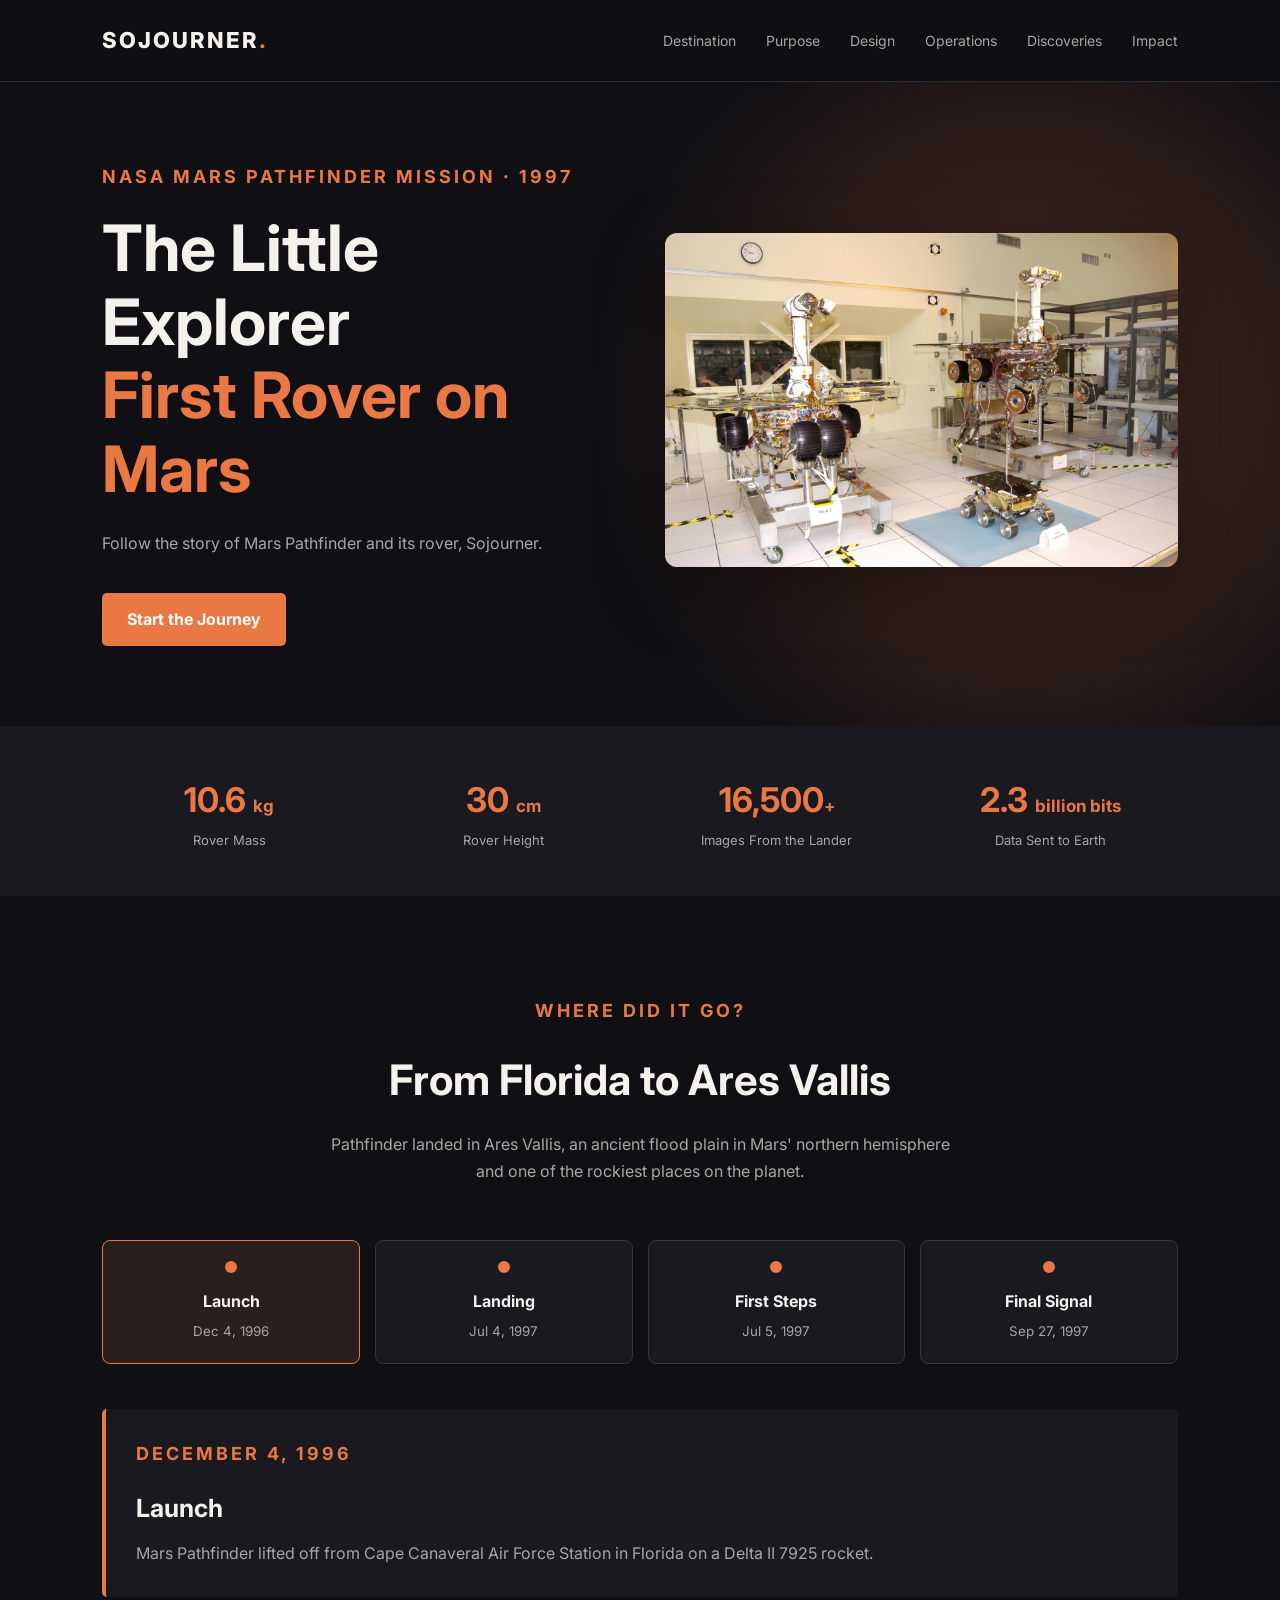
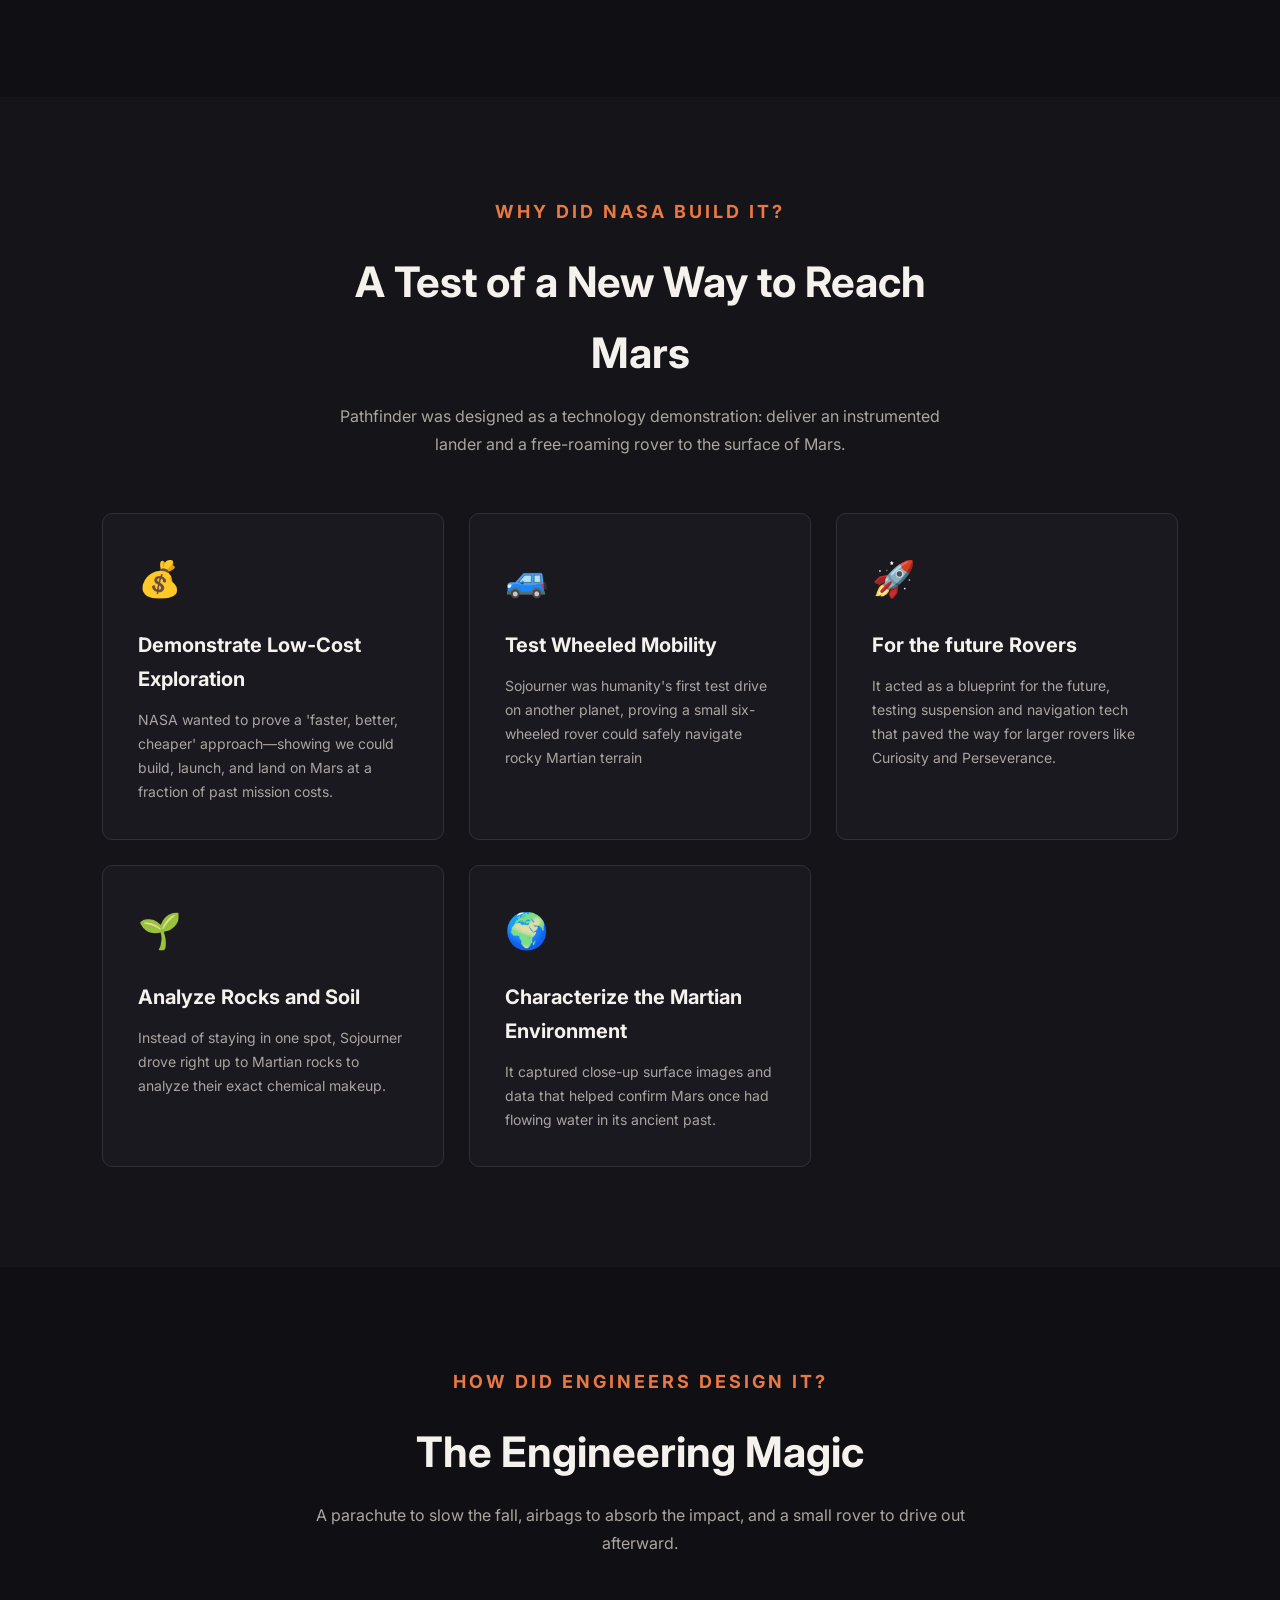
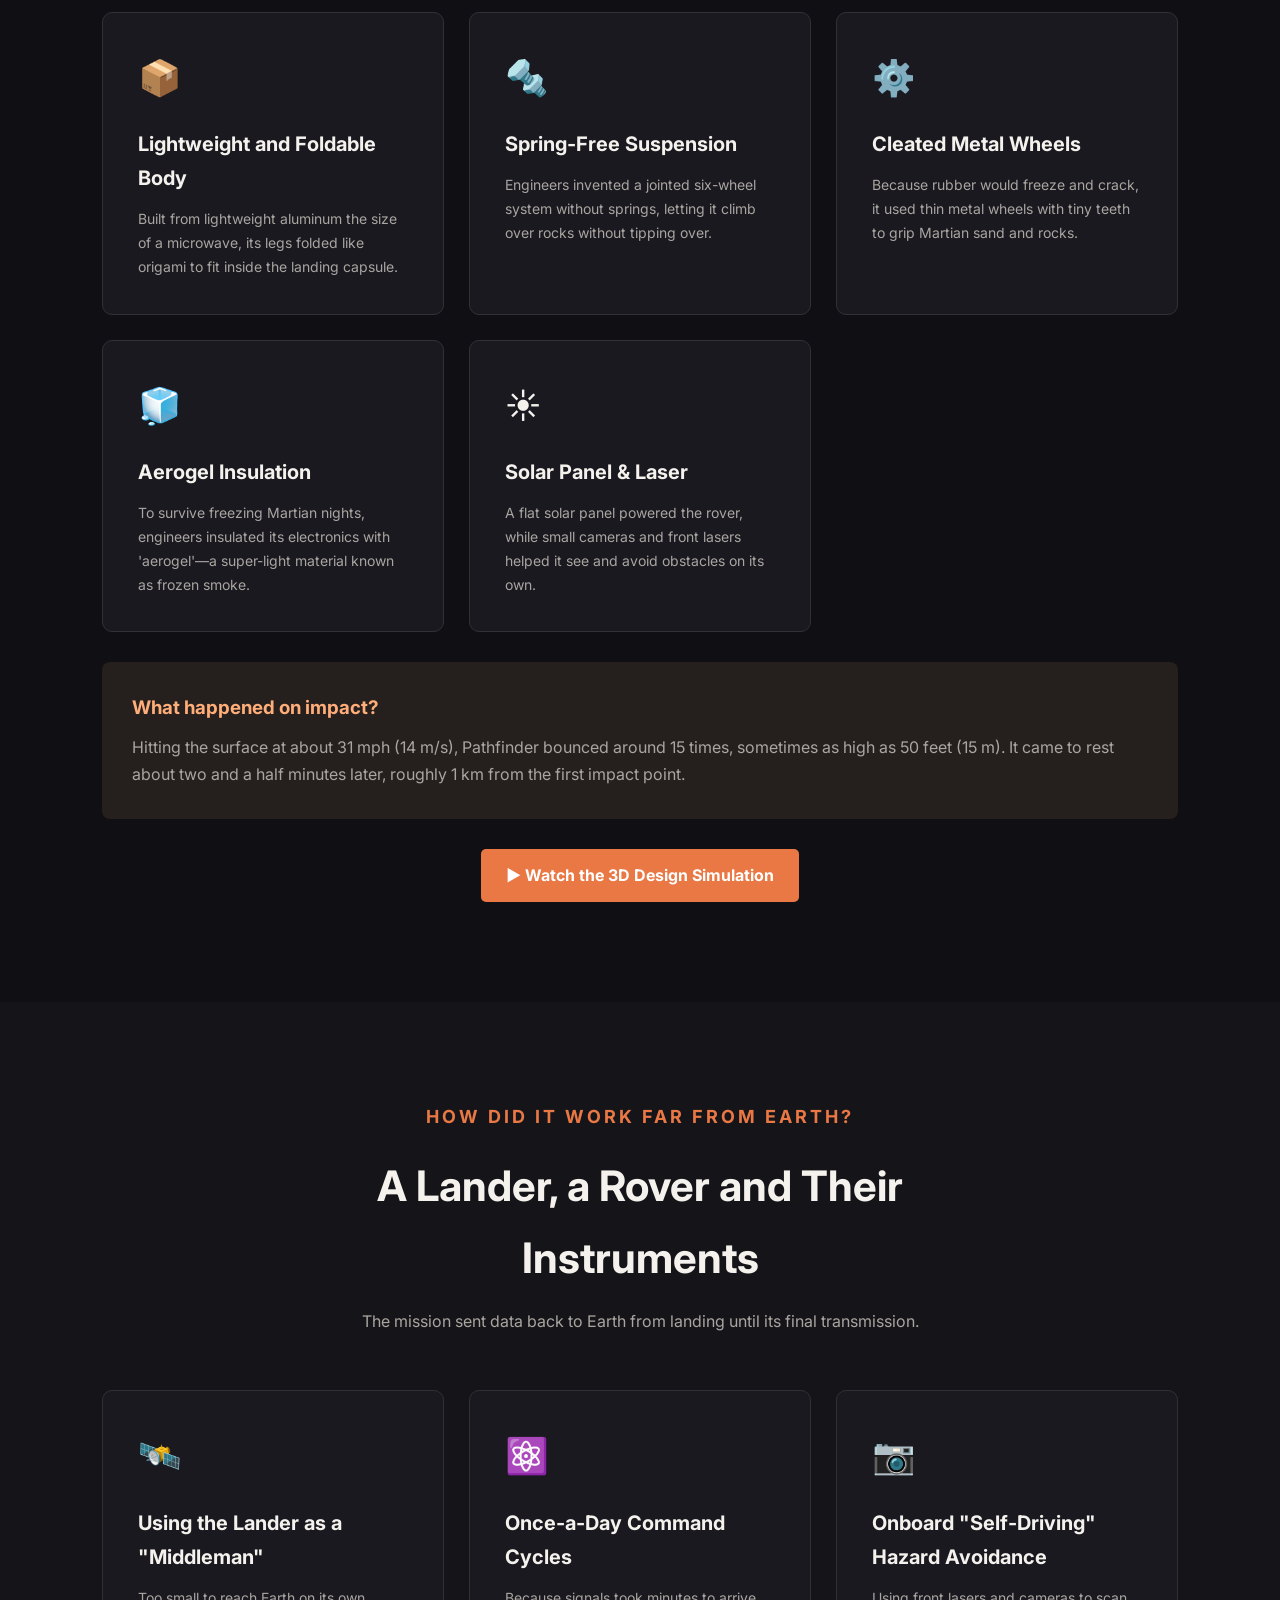
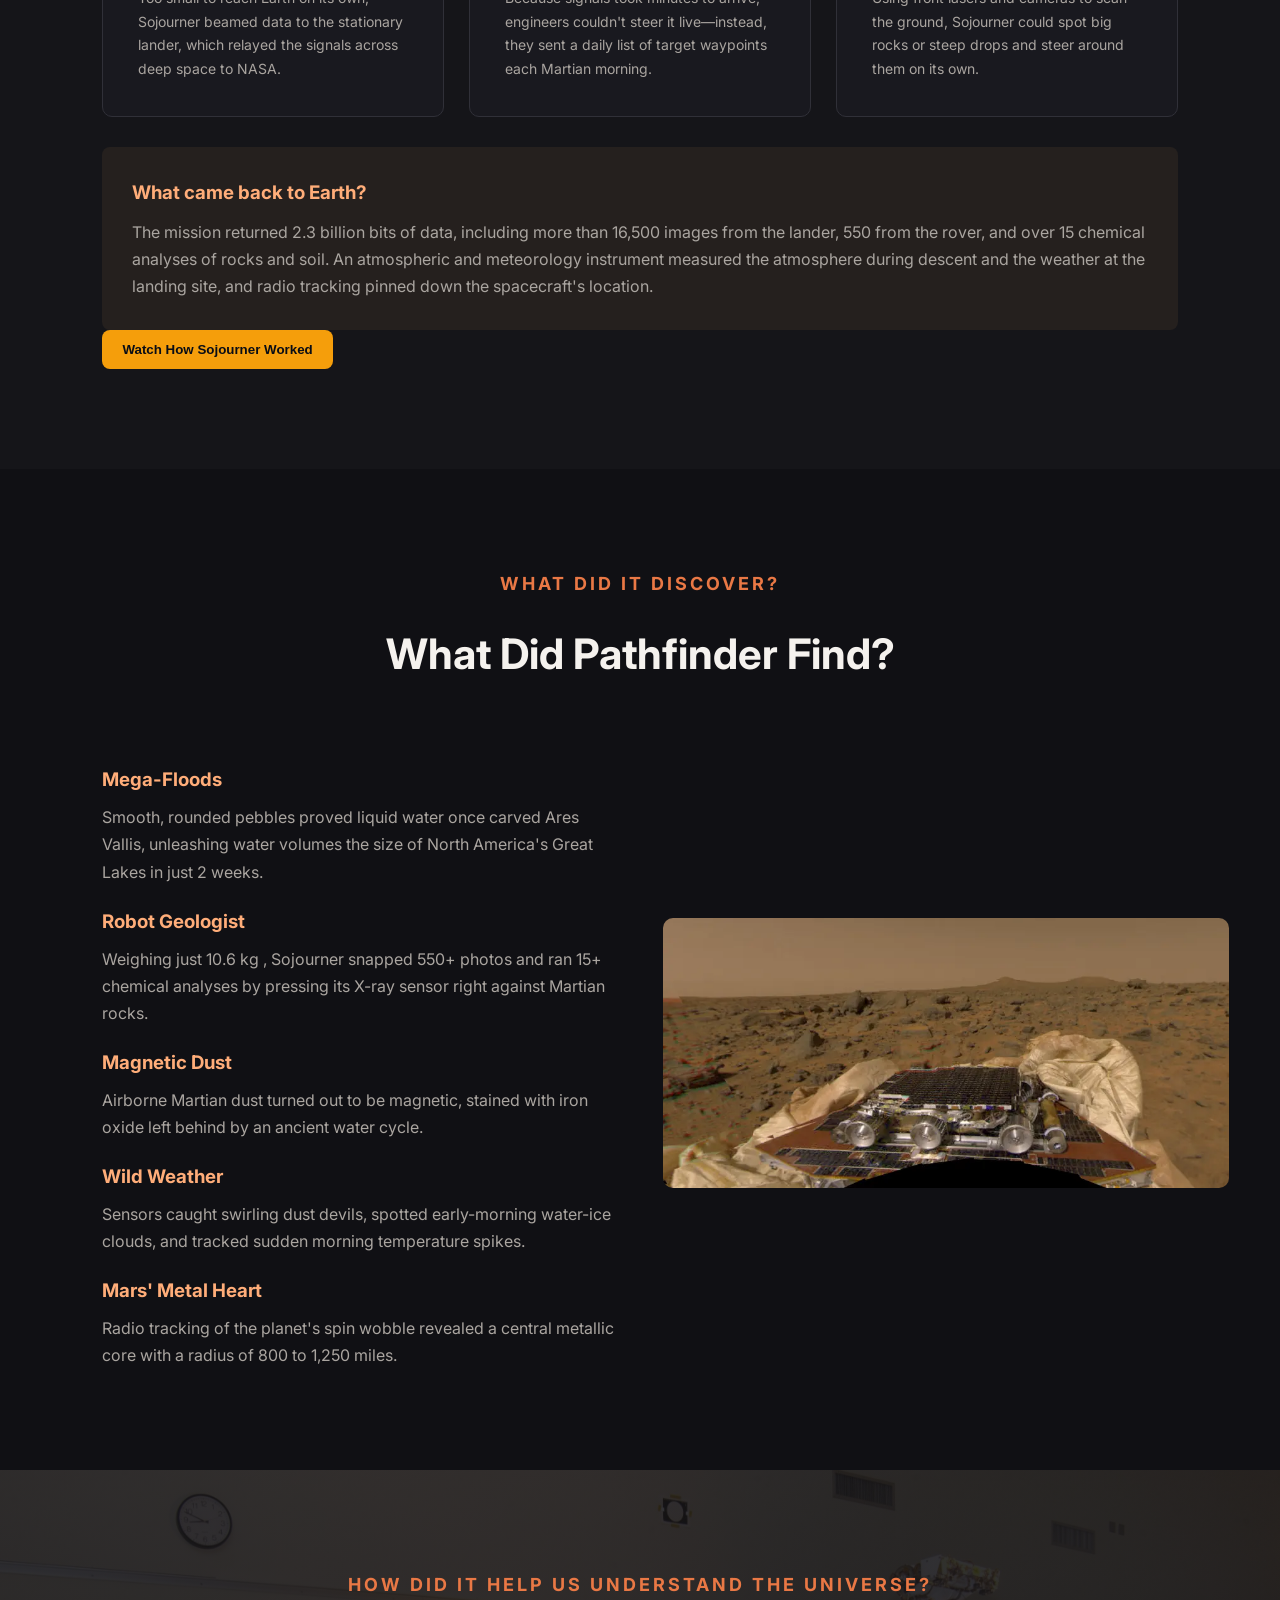
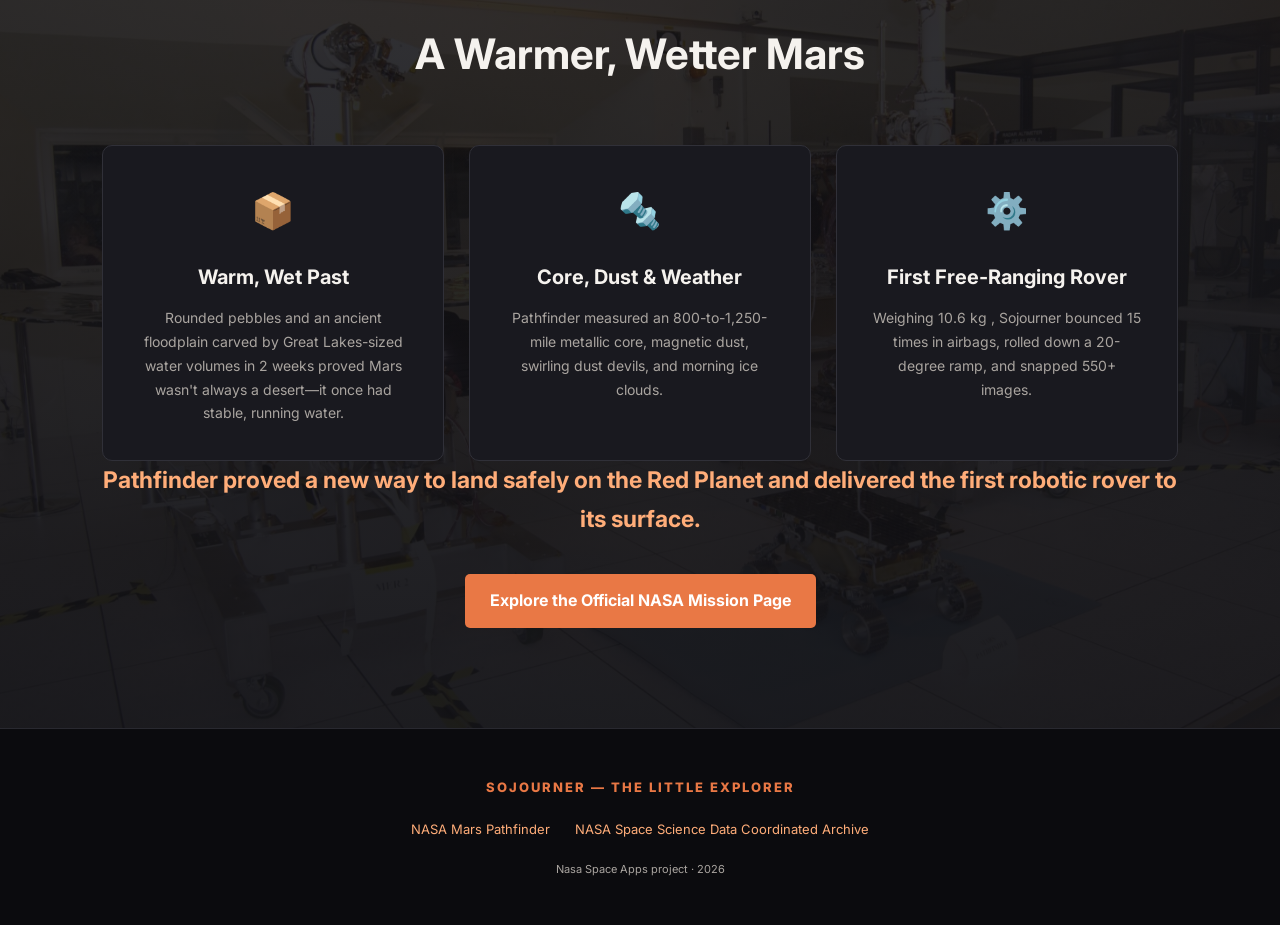
<file: index.html>
<!DOCTYPE html>
<html lang="en">
<head>
    <meta charset="UTF-8">
    <meta name="viewport" content="width=device-width, initial-scale=1.0">
    <meta name="description" content="The story of NASA's Mars Pathfinder mission and Sojourner, the first robotic rover to explore the surface of Mars.">
    <title>Sojourner | The Little Explorer</title>
    <link rel="stylesheet" href="style.css">
</head>

<body>

    <header class="navbar">
        <a href="#home" class="logo">SOJOURNER<span>.</span></a>
        <nav>
            <a href="#journey">Destination</a>
            <a href="#why">Purpose</a>
            <a href="#engineering">Design</a>
            <a href="#operations">Operations</a>
            <a href="#discoveries">Discoveries</a>
            <a href="#legacy">Impact</a>
        </nav>
    </header>

    <section class="hero" id="home">
        <div class="hero-content">
            <p class="eyebrow">NASA MARS PATHFINDER MISSION · 1997</p>
            <h1>The Little Explorer<br>
                <span>First Rover on Mars</span>
            </h1>
            <p class="hero-description">
                Follow the story of
                Mars Pathfinder and its rover, Sojourner.
            </p>
            <a href="#journey" class="main-button">Start the Journey</a>
        </div>
        <div class="hero-image">
            <img src="images/sojourner.jpg" alt="NASA's Sojourner rover on the surface of Mars">
        </div>
    </section>

    <section class="facts">
        <div class="fact"><h2>10.6 <span>kg</span></h2><p>Rover Mass</p></div>
        <div class="fact"><h2>30 <span>cm</span></h2><p>Rover Height</p></div>
        <div class="fact"><h2>16,500<span>+</span></h2><p>Images From the Lander</p></div>
        <div class="fact"><h2>2.3 <span>billion bits</span></h2><p>Data Sent to Earth</p></div>
    </section>

    <!-- 1. Where did it go? -->
    <section class="section" id="journey">
        <div class="section-heading">
            <p class="eyebrow">WHERE DID IT GO?</p>
            <h2>From Florida to Ares Vallis</h2>
            <p>
                Pathfinder landed in Ares Vallis, an ancient flood plain in
                Mars' northern hemisphere and one of the rockiest places on the planet.
            </p>
        </div>

        <div class="timeline">
            <button class="timeline-item active"
                    data-title="Launch"
                    data-date="December 4, 1996"
                    data-description="Mars Pathfinder lifted off from Cape Canaveral Air Force Station in Florida on a Delta II 7925 rocket.">
                <span class="timeline-dot"></span>
                <span>Launch</span>
                <small>Dec 4, 1996</small>
            </button>

            <button class="timeline-item"
                    data-title="Landing on Mars"
                    data-date="July 4, 1997"
                    data-description="The spacecraft reached Ares Vallis, using a parachute and giant airbags to cushion the impact.">
                <span class="timeline-dot"></span>
                <span>Landing</span>
                <small>Jul 4, 1997</small>
            </button>

            <button class="timeline-item"
                    data-title="First Steps"
                    data-date="July 5, 1997"
                    data-description="Late on Sol 2, Sojourner stood to its full height and drove down the lander's rear ramp, which sat tilted at 20 degrees to the surface.">
                <span class="timeline-dot"></span>
                <span>First Steps</span>
                <small>Jul 5, 1997</small>
            </button>

            <button class="timeline-item"
                    data-title="Final Transmission"
                    data-date="September 27, 1997"
                    data-description="The last data transmission from the spacecraft was received, ending the mission.">
                <span class="timeline-dot"></span>
                <span>Final Signal</span>
                <small>Sep 27, 1997</small>
            </button>
        </div>

        <div class="timeline-details">
            <p class="eyebrow" id="event-date">DECEMBER 4, 1996</p>
            <h3 id="event-title">Launch</h3>
            <p id="event-description">
                Mars Pathfinder lifted off from Cape Canaveral Air Force Station in Florida on a Delta II 7925 rocket.
            </p>
        </div>
    </section>

    <!-- 2. Why did NASA build it? -->
    <section class="section engineering" id="why">
        <div class="section-heading">
            <p class="eyebrow">WHY DID NASA BUILD IT?</p>
            <h2>A Test of a New Way to Reach Mars</h2>
            <p>
                Pathfinder was designed as a technology demonstration: deliver an
                instrumented lander and a free-roaming rover to the surface of Mars.
            </p>
        </div>

        <div class="cards">
            <article class="info-card">
                <div class="card-icon">💰</div>
                <h3>Demonstrate Low-Cost Exploration</h3>
                <p>NASA wanted to prove a 'faster, better, cheaper' approach—showing we could build, launch, and land on Mars at a fraction of past mission costs.</p>
            </article>
                        <article class="info-card">
                <div class="card-icon">🚙</div>
                <h3>Test Wheeled Mobility</h3>
                <p>Sojourner was humanity's first test drive on another planet, proving a small six-wheeled rover could safely navigate rocky Martian terrain</p>
            </article>
                        <article class="info-card">
                <div class="card-icon">🚀</div>
                <h3>For the future Rovers</h3>
                <p>It acted as a blueprint for the future, testing suspension and navigation tech that paved the way for larger rovers like Curiosity and Perseverance.</p>
            </article>
            <article class="info-card">
                <div class="card-icon">🌱</div>
                <h3>Analyze Rocks and Soil</h3>
                <p>Instead of staying in one spot, Sojourner drove right up to Martian rocks to analyze their exact chemical makeup.</p>
            </article>
            <article class="info-card">
                <div class="card-icon">🌍</div>
                <h3>Characterize the Martian Environment</h3>
                <p>It captured close-up surface images and data that helped confirm Mars once had flowing water in its ancient past.</p>
            </article>
        </div>
    </section>

    <!-- 3. How was it designed? -->
    <section class="section" id="engineering">
        <div class="section-heading">
            <p class="eyebrow">HOW DID ENGINEERS DESIGN IT?</p>
            <h2>The Engineering Magic</h2>
            <p>A parachute to slow the fall, airbags to absorb the impact, and a small rover to drive out afterward.</p>
        </div>

        <div class="cards">
            <article class="info-card">
                <div class="card-icon">📦</div>
                <h3>Lightweight and Foldable Body</h3>
                <p>Built from lightweight aluminum the size of a microwave, its legs folded like origami to fit inside the landing capsule.</p>
            </article>
            <article class="info-card">
                <div class="card-icon">🔩</div>
                <h3>Spring-Free Suspension</h3>
                <p>Engineers invented a jointed six-wheel system without springs, letting it climb over rocks without tipping over.</p>
            </article>
            <article class="info-card">
                <div class="card-icon">⚙️</div>
                <h3>Cleated Metal Wheels</h3>
                <p>Because rubber would freeze and crack, it used thin metal wheels with tiny teeth to grip Martian sand and rocks.</p>
            </article>
            <article class="info-card">
                <div class="card-icon">🧊</div>
                <h3>Aerogel Insulation</h3>
                <p>To survive freezing Martian nights, engineers insulated its electronics with 'aerogel'—a super-light material known as frozen smoke.</p>
            </article>
            <article class="info-card">
                <div class="card-icon">☀️</div>
                <h3>Solar Panel & Laser</h3>
                <p>A flat solar panel powered the rover, while small cameras and front lasers helped it see and avoid obstacles on its own.</p>
            </article>
        </div>

        <div class="engineering-note">
            <h3>What happened on impact?</h3>
            <p>
                Hitting the surface at about 31 mph (14 m/s), Pathfinder bounced around 15 times,
                sometimes as high as 50 feet (15 m). It came to rest about two and a half minutes
                later, roughly 1 km from the first impact point.
            </p>
        </div>
        <div class="rover-demo">
        <button id="rover-toggle" class="main-button"
            aria-expanded="false" aria-controls="rover-video">
        ▶ Watch the 3D Design Simulation
            </button>

             <div class="rover-video" id="rover-video" hidden></div>
        </div>  
    </section>

    <!-- 4. How did it operate? -->
    <section class="section engineering" id="operations">
        <div class="section-heading">
            <p class="eyebrow">HOW DID IT WORK FAR FROM EARTH?</p>
            <h2>A Lander, a Rover and Their Instruments</h2>
            <p>The mission sent data back to Earth from landing until its final transmission.</p>
        </div>

        <div class="cards">
            <article class="info-card">
                <div class="card-icon">🛰️</div>
                <h3>Using the Lander as a "Middleman"</h3>
                <p>Too small to reach Earth on its own, Sojourner beamed data to the stationary lander, which relayed the signals across deep space to NASA.</p>
            </article>
            <article class="info-card">
                <div class="card-icon">⚛️</div>
                <h3>Once-a-Day Command Cycles</h3>
                <p>Because signals took minutes to arrive, engineers couldn't steer it live—instead, they sent a daily list of target waypoints each Martian morning.</p>
            </article>
            <article class="info-card">
                <div class="card-icon">📷</div>
                <h3>Onboard "Self-Driving" Hazard Avoidance</h3>
                <p>Using front lasers and cameras to scan the ground, Sojourner could spot big rocks or steep drops and steer around them on its own.</p>
            </article>
        </div>

        <div class="engineering-note">
            <h3>What came back to Earth?</h3>
            <p>
                The mission returned 2.3 billion bits of data, including more than 16,500 images
                from the lander, 550 from the rover, and over 15 chemical analyses of rocks and soil.
                An atmospheric and meteorology instrument measured the atmosphere during descent and the
                weather at the landing site, and radio tracking pinned down the spacecraft's location.
            </p>
        </div>
        <!-- Button that opens the video -->
<button
  id="open-rover-video"
  style="padding: 12px 20px; border-radius: 8px; border: 0; background: #f59e0b; color: #090d16; font-weight: 600; cursor: pointer;"
>
  Watch How Sojourner Worked 
</button>

    <!-- Video Modal (hidden until clicked) -->
    <div
    id="rover-video-modal"
    style="display: none; position: fixed; inset: 0; z-index: 9999; background: rgba(7, 9, 14, 0.88); align-items: center; justify-content: center; padding: 20px;"
    >
    <div style="position: relative; width: 100%; max-width: 960px; background: #07090e; border-radius: 12px; overflow: hidden; border: 1px solid #334155;">
        <button
        id="close-rover-video"
        aria-label="Close video"
        style="position: absolute; top: 10px; right: 10px; z-index: 10; width: 34px; height: 34px; border-radius: 6px; border: 1px solid #475569; background: #0f172a; color: #f8fafc; font-size: 18px; cursor: pointer;"
        >
        &times;
        </button>

        <video
        id="rover-video-player"
        src="./sojourner-30s-process.webm"
        controls
        playsinline
        style="display: block; width: 100%; aspect-ratio: 16 / 9; background: #000;"
        ></video>
    </div>
    </div>

    <script>
    const openBtn = document.getElementById("open-rover-video");
    const closeBtn = document.getElementById("close-rover-video");
    const modal = document.getElementById("rover-video-modal");
    const video = document.getElementById("rover-video-player");

    function openVideo() {
        modal.style.display = "flex";
        video.currentTime = 0;
        video.play();
    }

    function closeVideo() {
        video.pause();
        modal.style.display = "none";
    }

    openBtn.addEventListener("click", openVideo);
    closeBtn.addEventListener("click", closeVideo);
    modal.addEventListener("click", (e) => {
        if (e.target === modal) closeVideo();
    });
    document.addEventListener("keydown", (e) => {
        if (e.key === "Escape" && modal.style.display === "flex") closeVideo();
    });
    </script>
      
    </section>

    <!-- 5. Discoveries -->
    <section class="section discoveries" id="discoveries">
        <div class="section-heading">
            <p class="eyebrow">WHAT DID IT DISCOVER?</p>
            <h2>What Did Pathfinder Find?</h2>
        </div>

        <div class="discovery-content">
            <div class="discovery-text">
                <h3>Mega-Floods</h3>
                <p> Smooth, rounded pebbles proved liquid water once carved Ares Vallis, unleashing water volumes the size of North America's Great Lakes in just 2 weeks.</p>

                <h3>Robot Geologist</h3>
                <p>Weighing just 10.6 kg , Sojourner snapped 550+ photos and ran 15+ chemical analyses by pressing its X-ray sensor right against Martian rocks.</p>

                <h3>Magnetic Dust</h3>
                <p>Airborne Martian dust turned out to be magnetic, stained with iron oxide left behind by an ancient water cycle.</p>

                <h3>Wild Weather</h3>
                <p>Sensors caught swirling dust devils, spotted early-morning water-ice clouds, and tracked sudden morning temperature spikes.</p>

                <h3>Mars' Metal Heart</h3>
                <p>Radio tracking of the planet's spin wobble revealed a central metallic core with a radius of 800 to 1,250 miles.</p>
            </div>

            <div class="discovery-image">
                <img src="images/mm.webp" alt="Sojourner rover on the Martian surface">
            </div>
        </div>
    </section>

    <!-- 6. Impact -->
    <section class="section legacy" id="legacy">
        <div class="section-heading">
            <p class="eyebrow">HOW DID IT HELP US UNDERSTAND THE UNIVERSE?</p>
            <h2>A Warmer, Wetter Mars</h2>
        </div>

        <div class="cards">
            <article class="info-card">
                <div class="card-icon">📦</div>
                <h3>Warm, Wet Past</h3>
                <p>Rounded pebbles and an ancient floodplain carved by Great Lakes-sized water volumes in 2 weeks proved Mars wasn't always a desert—it once had stable, running water.</p>
            </article>
            <article class="info-card">
                <div class="card-icon">🔩</div>
                <h3>Core, Dust & Weather</h3>
                <p>Pathfinder measured an 800-to-1,250-mile metallic core, magnetic dust, swirling dust devils, and morning ice clouds.</p>
            </article>
            <article class="info-card">
                <div class="card-icon">⚙️</div>
                <h3>First Free-Ranging Rover</h3>
                <p>Weighing 10.6 kg , Sojourner bounced 15 times in airbags, rolled down a 20-degree ramp, and snapped 550+ images.</p>
            </article>
        </div>

        <p class="legacy-quote">
            Pathfinder proved a new way to land safely on the Red Planet and delivered the first robotic rover to its surface.
        </p>

        <a href="https://science.nasa.gov/mission/mars-pathfinder/"
           target="_blank"
           rel="noopener noreferrer"
           class="main-button">
            Explore the Official NASA Mission Page
        </a>
    </section>

    <footer>
        <p>SOJOURNER — THE LITTLE EXPLORER</p>
        <p></p>

        <div class="sources">
            <a href="https://science.nasa.gov/mission/mars-pathfinder/"
               target="_blank"
               rel="noopener noreferrer">NASA Mars Pathfinder</a>

            <a href="https://nssdc.gsfc.nasa.gov/"
               target="_blank"
               rel="noopener noreferrer">NASA Space Science Data Coordinated Archive</a>
        </div>
        
        <p class="copyright">Nasa Space Apps project · 2026</p>
    </footer>

    <script src="script.js"></script>
</body>
</html>
</file>
<file: style.css>
@import url('https://fonts.googleapis.com/css2?family=Inter:wght@400;500;600;700;800&display=swap');

:root {
    --background: #101014;
    --surface: #19191f;
    --orange: #e97845;
    --light-orange: #ffad79;
    --white: #f5f2ee;
    --muted: #aaa5a0;
}

* {
    margin: 0;
    padding: 0;
    box-sizing: border-box;
    scroll-behavior: smooth;
}

body {
    font-family: 'Inter', sans-serif;
    background: var(--background);
    color: var(--white);
    line-height: 1.7;
}

a {
    text-decoration: none;
    color: inherit;
}

/* Navbar */

.navbar {
    display: flex;
    justify-content: space-between;
    align-items: center;
    padding: 22px 8%;
    background: rgba(16, 16, 20, 0.95);
    position: sticky;
    top: 0;
    z-index: 100;
    border-bottom: 1px solid #292930;
}

.logo {
    font-size: 22px;
    font-weight: 800;
    letter-spacing: 2px;
}

.logo span {
    color: var(--orange);
}

.navbar nav {
    display: flex;
    gap: 30px;
}

.navbar nav a {
    color: var(--muted);
    font-size: 14px;
    transition: 0.3s;
}

.navbar nav a:hover {
    color: var(--orange);
}

/* Hero */

.hero {
    min-height: 620px;
    padding: 80px 8%;
    display: grid;
    grid-template-columns: 1fr 1fr;
    align-items: center;
    gap: 50px;
    background:
        radial-gradient(circle at 80% 50%, #542d20 0%, transparent 40%);
}

.eyebrow {
    color: var(--orange);
    font-size: 18px;
    font-weight: 700;
    letter-spacing: 3px;
    margin-bottom: 18px;
}

.hero h1 {
    font-size: clamp(38px, 5vw, 65px);
    line-height: 1.15;
    margin-bottom: 25px;
}

.hero h1 span {
    color: var(--orange);
}

.hero-description {
    color: var(--muted);
    max-width: 500px;
    margin-bottom: 35px;
}

.main-button {
    display: inline-block;
    background: var(--orange);
    color: white;
    padding: 13px 25px;
    border-radius: 5px;
    font-weight: 700;
    transition: 0.3s;
}

.main-button:hover {
    background: var(--light-orange);
    color: #171717;
    transform: translateY(-3px);
}

.hero-image img {
    width: 100%;
    max-height: 430px;
    object-fit: cover;
    border-radius: 12px;
    box-shadow: 0 20px 70px rgba(0, 0, 0, 0.4);
}

/* Facts */

.facts {
    display: grid;
    grid-template-columns: repeat(4, 1fr);
    padding: 45px 8%;
    background: var(--surface);
    text-align: center;
    gap: 20px;
}

.fact h2 {
    font-size: 34px;
    color: var(--orange);
}

.fact h2 span {
    font-size: 17px;
}

.fact p {
    color: var(--muted);
    font-size: 13px;
}

/* General Sections */

.section {
    padding: 100px 8%;
}

.section-heading {
    text-align: center;
    max-width: 650px;
    margin: 0 auto 55px;
}

.section-heading h2 {
    font-size: clamp(28px, 4vw, 42px);
    margin-bottom: 15px;
}

.section-heading > p:last-child {
    color: var(--muted);
}

/* Timeline */

.timeline {
    display: grid;
    grid-template-columns: repeat(4, 1fr);
    gap: 15px;
    position: relative;
    margin-bottom: 45px;
}

.timeline-item {
    background: var(--surface);
    border: 1px solid #34343b;
    border-radius: 8px;
    color: var(--white);
    padding: 20px 12px;
    cursor: pointer;
    text-align: center;
    font: inherit;
    transition: 0.3s;
}

.timeline-item:hover,
.timeline-item.active {
    border-color: var(--orange);
    background: #29201e;
}

.timeline-dot {
    display: block;
    width: 12px;
    height: 12px;
    background: var(--orange);
    border-radius: 50%;
    margin: 0 auto 15px;
}

.timeline-item span:nth-child(2) {
    display: block;
    font-weight: 700;
}

.timeline-item small {
    color: var(--muted);
    display: block;
    margin-top: 5px;
}

.timeline-details {
    background: var(--surface);
    border-left: 4px solid var(--orange);
    padding: 30px;
    border-radius: 5px;
    min-height: 180px;
}

.timeline-details h3 {
    font-size: 25px;
    margin-bottom: 10px;
}

.timeline-details p:last-child {
    color: var(--muted);
}

/* Engineering Cards */

.engineering {
    background: #151519;
}

.cards {
    display: grid;
    grid-template-columns: repeat(3, 1fr);
    gap: 25px;
}

.info-card {
    background: var(--surface);
    padding: 35px;
    border: 1px solid #303038;
    border-radius: 10px;
    transition: 0.3s;
}

.info-card:hover {
    transform: translateY(-7px);
    border-color: var(--orange);
}

.card-icon {
    font-size: 35px;
    margin-bottom: 20px;
}

.info-card h3 {
    margin-bottom: 12px;
    font-size: 20px;
}

.info-card p {
    color: var(--muted);
    font-size: 14px;
}

.engineering-note {
    margin-top: 30px;
    padding: 30px;
    border-radius: 8px;
    background: #25201e;
}

.engineering-note h3 {
    color: var(--light-orange);
    margin-bottom: 10px;
}

.engineering-note p {
    color: var(--muted);
}

/* Discoveries */

.discovery-content {
    display: grid;
    grid-template-columns: 1fr 1fr;
    gap: 45px;
    align-items: center;
}

.discovery-text h3 {
    color: var(--light-orange);
    margin: 20px 0 8px;
}

.discovery-text p {
    color: var(--muted);
}

.discovery-image img {
    width: 110%;
    border-radius: 10px;
    max-height: 400px;
    object-fit: cover;
}

/* Legacy */

.legacy {
    text-align: center;
    background:
        linear-gradient(rgba(16, 16, 20, 0.85), rgba(16, 16, 20, 0.95)),
        url("images/sojourner.jpg") center/cover;
}

.legacy-description {
    max-width: 700px;
    margin: 0 auto 30px;
    color: var(--muted);
}

.legacy-quote {
    color: var(--light-orange);
    font-size: 23px;
    font-weight: 700;
    margin-bottom: 35px;
}

/* Footer */

footer {
    background: #0b0b0e;
    text-align: center;
    padding: 40px 20px;
    border-top: 1px solid #292930;
}

footer > p:first-child {
    font-weight: 800;
    letter-spacing: 2px;
    color: var(--orange);
}

footer p {
    color: var(--muted);
    font-size: 13px;
    margin: 7px 0;
}

.sources {
    display: flex;
    justify-content: center;
    gap: 25px;
    margin: 20px 0;
}

.sources a {
    color: var(--light-orange);
    font-size: 13px;
}

.sources a:hover {
    text-decoration: underline;
}

.copyright {
    font-size: 11px;
}

/* Responsive Design */

@media (max-width: 850px) {
    .hero {
        grid-template-columns: 1fr;
        text-align: center;
    }

    .hero-description {
        margin-left: auto;
        margin-right: auto;
    }

    .facts {
        grid-template-columns: repeat(2, 1fr);
    }

    .cards {
        grid-template-columns: 1fr;
    }

    .discovery-content {
        grid-template-columns: 1fr;
    }
}

@media (max-width: 600px) {
    .navbar {
        flex-direction: column;
        gap: 15px;
        padding: 18px 5%;
    }

    .navbar nav {
        gap: 15px;
        flex-wrap: wrap;
        justify-content: center;
    }

    .navbar nav a {
        font-size: 12px;
    }

    .hero {
        padding: 65px 6%;
    }

    .section {
        padding: 70px 6%;
    }

    .timeline {
        grid-template-columns: repeat(2, 1fr);
    }

    .facts {
        padding: 35px 5%;
    }

    .fact h2 {
        font-size: 27px;
    }

    .sources {
        flex-direction: column;
        gap: 10px;
    }
}
.rover-video {
    margin-top: 30px;
    aspect-ratio: 16 / 9;
    border-radius: 10px;
    overflow: hidden;
    border: 1px solid #303038;
}

.rover-video iframe {
    width: 100%;
    height: 100%;
    border: 0;
}

@media (max-width: 600px) {
    .rover-video { aspect-ratio: 3 / 4; }
}
.rover-demo {
    margin-top: 30px;
    text-align: center;
}

button.main-button {
    border: 0;
    font: inherit;
    font-weight: 700;
    cursor: pointer;
}

.rover-video {
    margin-top: 25px;
}
</file>
